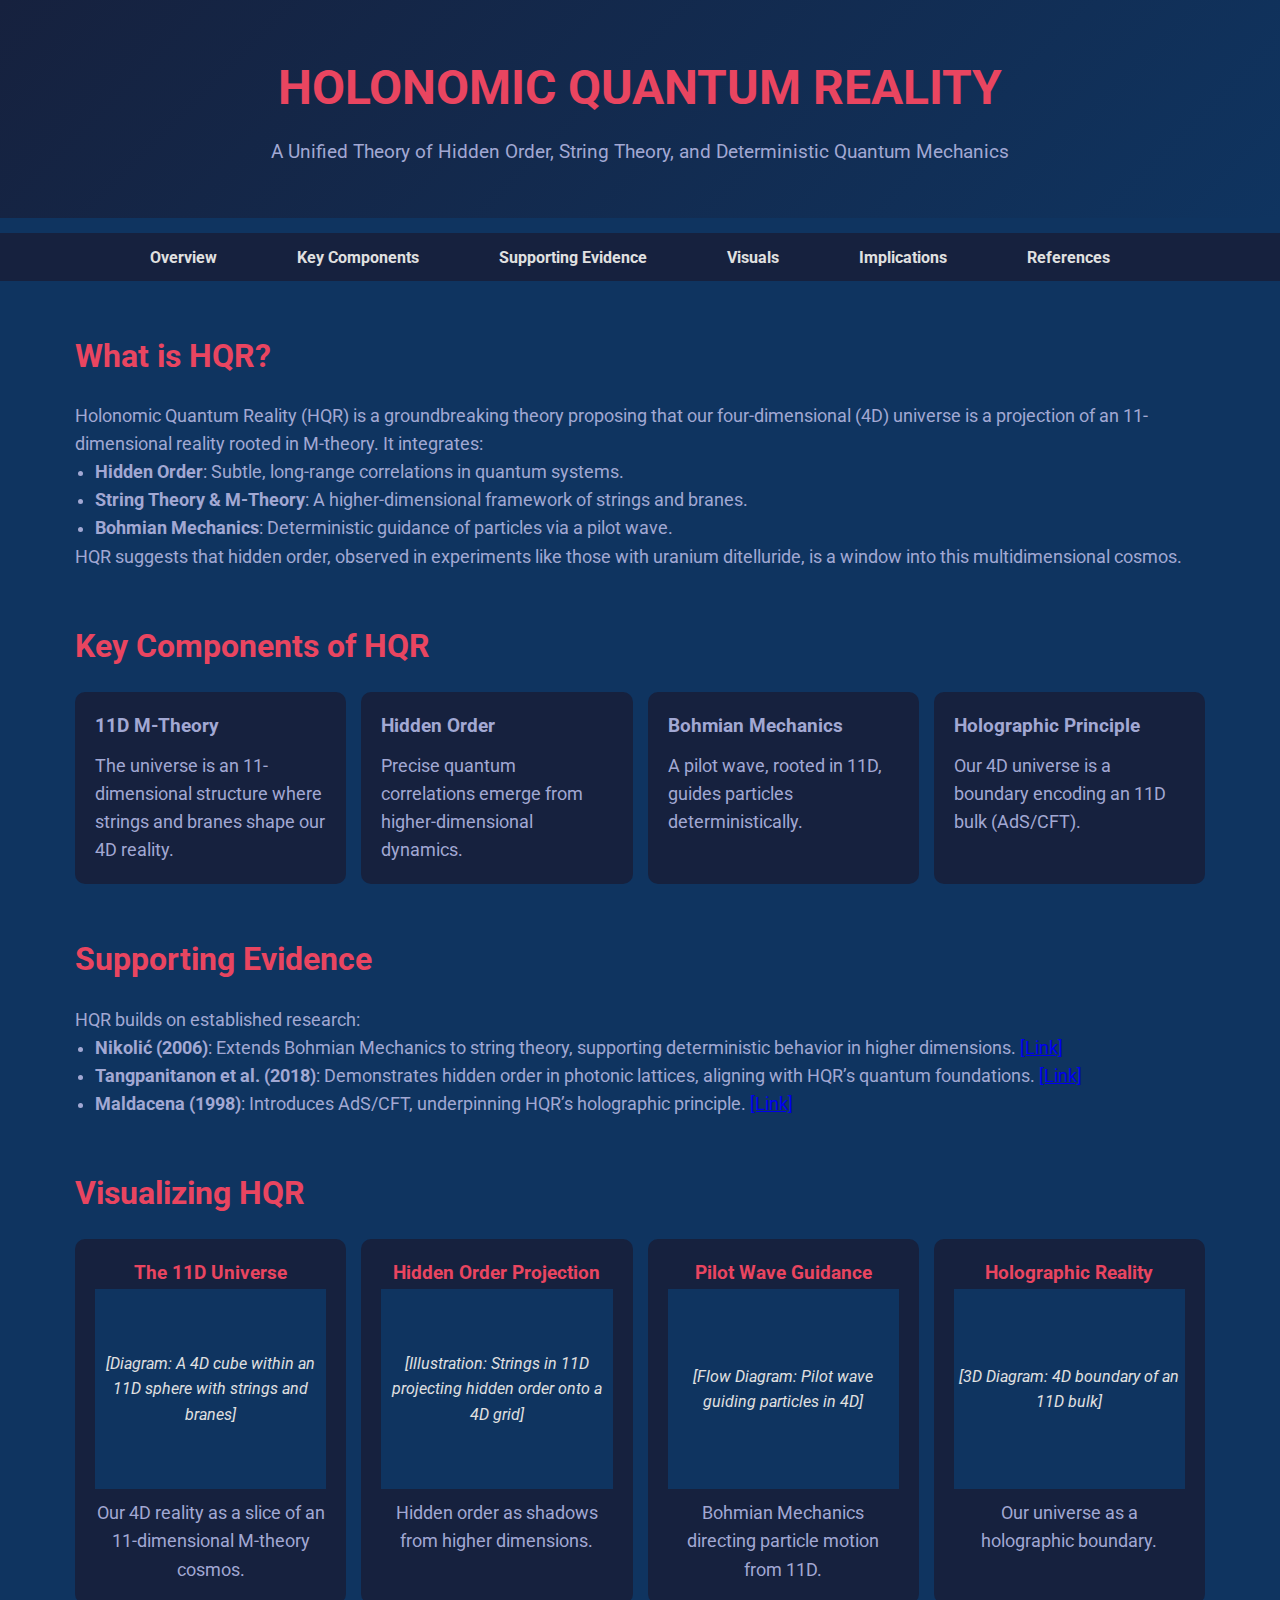
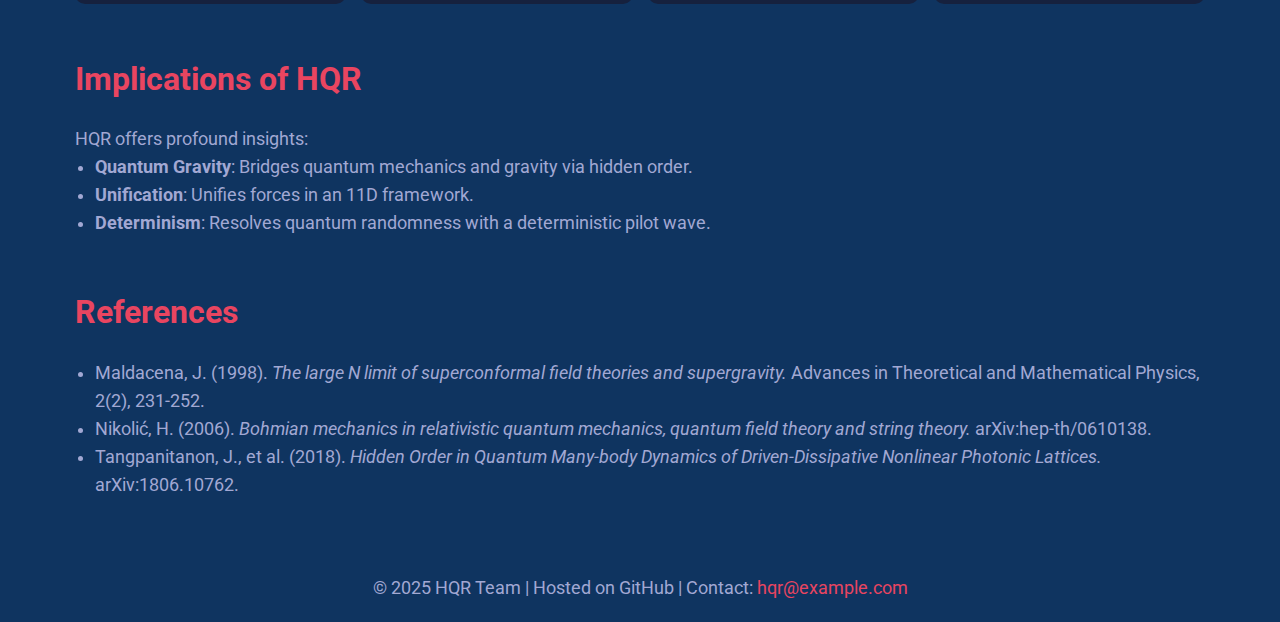
<file: index.html>
<!DOCTYPE html>
<html lang="en">
<head>
    <meta charset="UTF-8">
    <meta name="viewport" content="width=device-width, initial-scale=1.0">
    <title>Holonomic Quantum Reality (HQR)</title>
    <link rel="stylesheet" href="styles.css">
    <link href="https://fonts.googleapis.com/css2?family=Roboto:wght@300;400;700&display=swap" rel="stylesheet">
</head>
<body>
    <!-- Header Section -->
    <header>
        <h1>Holonomic Quantum Reality</h1>
        <p class="subtitle">A Unified Theory of Hidden Order, String Theory, and Deterministic Quantum Mechanics</p>
    </header>

    <!-- Navigation Bar -->
    <nav>
        <ul>
            <li><a href="#overview">Overview</a></li>
            <li><a href="#components">Key Components</a></li>
            <li><a href="#evidence">Supporting Evidence</a></li>
            <li><a href="#visuals">Visuals</a></li>
            <li><a href="#implications">Implications</a></li>
            <li><a href="#references">References</a></li>
        </ul>
    </nav>

    <!-- Main Content -->
    <main>
        <!-- Overview Section -->
        <section id="overview">
            <h2>What is HQR?</h2>
            <p>Holonomic Quantum Reality (HQR) is a groundbreaking theory proposing that our four-dimensional (4D) universe is a projection of an 11-dimensional reality rooted in M-theory. It integrates:</p>
            <ul>
                <li><strong>Hidden Order</strong>: Subtle, long-range correlations in quantum systems.</li>
                <li><strong>String Theory & M-Theory</strong>: A higher-dimensional framework of strings and branes.</li>
                <li><strong>Bohmian Mechanics</strong>: Deterministic guidance of particles via a pilot wave.</li>
            </ul>
            <p>HQR suggests that hidden order, observed in experiments like those with uranium ditelluride, is a window into this multidimensional cosmos.</p>
        </section>

        <!-- Key Components Section -->
        <section id="components">
            <h2>Key Components of HQR</h2>
            <div class="component-grid">
                <div class="component-card">
                    <h3>11D M-Theory</h3>
                    <p>The universe is an 11-dimensional structure where strings and branes shape our 4D reality.</p>
                </div>
                <div class="component-card">
                    <h3>Hidden Order</h3>
                    <p>Precise quantum correlations emerge from higher-dimensional dynamics.</p>
                </div>
                <div class="component-card">
                    <h3>Bohmian Mechanics</h3>
                    <p>A pilot wave, rooted in 11D, guides particles deterministically.</p>
                </div>
                <div class="component-card">
                    <h3>Holographic Principle</h3>
                    <p>Our 4D universe is a boundary encoding an 11D bulk (AdS/CFT).</p>
                </div>
            </div>
        </section>

        <!-- Supporting Evidence Section -->
        <section id="evidence">
            <h2>Supporting Evidence</h2>
            <p>HQR builds on established research:</p>
            <ul>
                <li><strong>Nikolić (2006)</strong>: Extends Bohmian Mechanics to string theory, supporting deterministic behavior in higher dimensions. <a href="https://arxiv.org/pdf/hep-th/0610138" target="_blank">[Link]</a></li>
                <li><strong>Tangpanitanon et al. (2018)</strong>: Demonstrates hidden order in photonic lattices, aligning with HQR’s quantum foundations. <a href="https://arxiv.org/abs/1806.10762" target="_blank">[Link]</a></li>
                <li><strong>Maldacena (1998)</strong>: Introduces AdS/CFT, underpinning HQR’s holographic principle. <a href="https://www.intlpress.com/site/pub/files/_fulltext/journals/atmp/1998/0002/0002/ATMP-1998-0002-0002-a001.pdf" target="_blank">[Link]</a></li>
            </ul>
        </section>

        <!-- Visuals Section -->
        <section id="visuals">
            <h2>Visualizing HQR</h2>
            <div class="visual-grid">
                <div class="visual-card">
                    <h3>The 11D Universe</h3>
                    <!-- Placeholder for Visual 1 -->
                    <div class="visual-placeholder">[Diagram: A 4D cube within an 11D sphere with strings and branes]</div>
                    <p>Our 4D reality as a slice of an 11-dimensional M-theory cosmos.</p>
                </div>
                <div class="visual-card">
                    <h3>Hidden Order Projection</h3>
                    <!-- Placeholder for Visual 2 -->
                    <div class="visual-placeholder">[Illustration: Strings in 11D projecting hidden order onto a 4D grid]</div>
                    <p>Hidden order as shadows from higher dimensions.</p>
                </div>
                <div class="visual-card">
                    <h3>Pilot Wave Guidance</h3>
                    <!-- Placeholder for Visual 3 -->
                    <div class="visual-placeholder">[Flow Diagram: Pilot wave guiding particles in 4D]</div>
                    <p>Bohmian Mechanics directing particle motion from 11D.</p>
                </div>
                <div class="visual-card">
                    <h3>Holographic Reality</h3>
                    <!-- Placeholder for Visual 4 -->
                    <div class="visual-placeholder">[3D Diagram: 4D boundary of an 11D bulk]</div>
                    <p>Our universe as a holographic boundary.</p>
                </div>
            </div>
        </section>

        <!-- Implications Section -->
        <section id="implications">
            <h2>Implications of HQR</h2>
            <p>HQR offers profound insights:</p>
            <ul>
                <li><strong>Quantum Gravity</strong>: Bridges quantum mechanics and gravity via hidden order.</li>
                <li><strong>Unification</strong>: Unifies forces in an 11D framework.</li>
                <li><strong>Determinism</strong>: Resolves quantum randomness with a deterministic pilot wave.</li>
            </ul>
        </section>

        <!-- References Section -->
        <section id="references">
            <h2>References</h2>
            <ul>
                <li>Maldacena, J. (1998). <em>The large N limit of superconformal field theories and supergravity.</em> Advances in Theoretical and Mathematical Physics, 2(2), 231-252.</li>
                <li>Nikolić, H. (2006). <em>Bohmian mechanics in relativistic quantum mechanics, quantum field theory and string theory.</em> arXiv:hep-th/0610138.</li>
                <li>Tangpanitanon, J., et al. (2018). <em>Hidden Order in Quantum Many-body Dynamics of Driven-Dissipative Nonlinear Photonic Lattices.</em> arXiv:1806.10762.</li>
            </ul>
        </section>
    </main>

    <!-- Footer -->
    <footer>
        <p>&copy; 2025 HQR Team | Hosted on GitHub | Contact: <a href="mailto:hqr@example.com">hqr@example.com</a></p>
    </footer>

    <script src="script.js"></script>
</body>
</html>
</file>
<file: styles.css>
/* Reset and General Styling */
* {
    margin: 0;
    padding: 0;
    box-sizing: border-box;
}

body {
    font-family: 'Roboto', sans-serif;
    background-color: #1a1a2e;
    color: #e0e0e0;
    line-height: 1.6;
}

/* Header */
header {
    text-align: center;
    padding: 50px 20px;
    background: linear-gradient(135deg, #16213e 0%, #0f3460 100%);
}

header h1 {
    font-size: 3rem;
    color: #e94560;
    text-transform: uppercase;
}

.subtitle {
    font-size: 1.2rem;
    color: #a2a8d3;
    margin-top: 10px;
}

/* Navigation */
nav {
    background-color: #0f3460;
    padding: 15px 0;
    position: sticky;
    top: 0;
    z-index: 100;
}

nav ul {
    list-style: none;
    display: flex;
    justify-content: center;
    gap: 30px;
}

nav a {
    color: #e0e0e0;
    text-decoration: none;
    font-weight: 700;
    transition: color 0.3s;
}

nav a:hover {
    color: #e94560;
}

/* Main Content */
main {
    max-width: 1200px;
    margin: 0 auto;
    padding: 20px;
}

section {
    margin-bottom: 50px;
}

h2 {
    font-size: 2rem;
    color: #e94560;
    margin-bottom: 20px;
}

p, ul {
    font-size: 1.1rem;
}

ul {
    list-style: disc;
    margin-left: 20px;
}

/* Component Grid */
.component-grid {
    display: grid;
    grid-template-columns: repeat(auto-fit, minmax(250px, 1fr));
    gap: 20px;
}

.component-card {
    background-color: #16213e;
    padding: 20px;
    border-radius: 10px;
    transition: transform 0.3s;
}

.component-card:hover {
    transform: scale(1.05);
}

.component-card h3 {
    color: #a2a8d3;
    margin-bottom: 10px;
}

/* Visuals Section */
.visual-grid {
    display: grid;
    grid-template-columns: repeat(auto-fit, minmax(300px, 1fr));
    gap: 20px;
}

.visual-card {
    background-color: #16213e;
    padding: 20px;
    border-radius: 10px;
    text-align: center;
}

.visual-canvas {
    width: 100%;
    height: 200px;
    background-color: #0f3460;
    border-radius: 5px;
}

.visual-placeholder {
    height: 200px;
    background-color: #0f3460;
    display: flex;
    align-items: center;
    justify-content: center;
    color: #e0e0e0;
    font-style: italic;
    margin-bottom: 10px;
}
.visual-image {
    width: 100%;
    height: 200px;
    object-fit: contain;
    border-radius: 5px;
}
.abstract-section {
    background-color: #16213e;
    padding: 20px;
    border-radius: 10px;
    margin-bottom: 50px;
}

.abstract-section h2 {
    color: #e94560;
    margin-bottom: 15px;
}

.abstract-section p {
    color: #e0e0e0;
    margin-bottom: 15px;
}
}

.mathematical-foundations-section {
    background-color: #16213e;
    padding: 20px;
    border-radius: 10px;
    margin-bottom: 50px;
}

.mathematical-foundations-section h2 {
    color: #e94560;
    margin-bottom: 15px;
}

.mathematical-foundations-section p {
    color: #a2a8d3;
    margin-bottom: 15px;
}

.mathematical-foundations-section ul {
    list-style: disc;
    margin-left: 20px;
    color: #e0e0e0;
}

.mathematical-foundations-section .math-equation {
    color: #e0e0e0;
    font-size: 1.1rem;
    margin: 10px 0;
    text-align: center;
}
.references-section {
    background-color: #16213e;
    padding: 20px;
    border-radius: 10px;
    margin-bottom: 50px;
}

.references-section h2 {
    color: #e94560;
    margin-bottom: 15px;
}

.references-section p {
    color: #a2a8d3;
    margin-bottom: 15px;
}

.references-section ul {
    list-style: disc;
    margin-left: 20px;
    color: #e0e0e0;
}

.references-section a {
    color: #e94560;
    text-decoration: underline;
}

.references-section a:hover {
    color: #a2a8d3;
}
.experiments-section {
    background-color: #16213e;
    padding: 20px;
    border-radius: 10px;
    margin-bottom: 50px;
}

.experiments-section h2 {
    color: #e94560;
    margin-bottom: 15px;
}

.experiments-section p {
    color: #a2a8d3;
    margin-bottom: 15px;
}

.experiment-card {
    background-color: #0f3460;
    padding: 15px;
    border-radius: 5px;
    margin-bottom: 20px;
    border-left: 5px solid #e94560;
}

.experiment-card h3 {
    color: #e94560;
    margin-top: 0;
}

.experiment-card p {
    color: #e0e0e0;
    margin: 10px 0;
}
.tensor-networks-section {
    background-color: #16213e;
    padding: 20px;
    border-radius: 10px;
    margin-bottom: 50px;
}

.tensor-networks-section h2 {
    color: #e94560;
    margin-bottom: 15px;
}

.tensor-networks-section p {
    color: #a2a8d3;
    margin-bottom: 15px;
}

.tensor-networks-section ul {
    list-style: disc;
    margin-left: 20px;
    color: #e0e0e0;
}

.visual-canvas {
    width: 100%;
    height: 200px;
    background-color: #0f3460;
    border-radius: 5px;
    margin: 20px 0;
}
.executive-summary-section {
    background-color: #16213e;
    padding: 20px;
    border-radius: 10px;
    margin-bottom: 50px;
}

.executive-summary-section h2 {
    color: #e94560;
    margin-bottom: 15px;
}

.executive-summary-section p {
    color: #e0e0e0;
    margin-bottom: 15px;
    font-size: 1.1rem;
    line-height: 1.5;
}
/* Reset and Base Styles */
* {
    margin: 0;
    padding: 0;
    box-sizing: border-box;
}

body {
    font-family: 'Roboto', sans-serif;
    background-color: #0f3460;
    color: #e0e0e0;
    line-height: 1.6;
    margin: 0;
}

/* Mobile Navigation */
.mobile-nav {
    background-color: #16213e;
    padding: 10px;
    position: fixed;
    top: 0;
    width: 100%;
    z-index: 1000;
}

.menu-toggle {
    font-size: 24px;
    cursor: pointer;
    color: #e94560;
    padding: 10px;
}

.nav-list {
    list-style: none;
    display: none;
    flex-direction: column;
}

.nav-list.active {
    display: flex;
}

.nav-list li a {
    color: #e0e0e0;
    text-decoration: none;
    padding: 15px;
    display: block;
    font-size: 16px;
}

.nav-list li a:hover {
    background-color: #0f3460;
    color: #a2a8d3;
}

/* General Sections */
section {
    padding: 15px;
    margin-bottom: 20px;
}

h1, h2, h3 {
    color: #e94560;
}

p, ul {
    color: #a2a8d3;
}

/* Responsive Layout */
@media screen and (min-width: 768px) {
    .mobile-nav {
        display: none;
    }

    nav ul {
        display: flex;
        list-style: none;
        background-color: #16213e;
        padding: 10px 0;
        margin: 0;
    }

    nav ul li {
        margin-right: 20px;
    }

    nav ul li a {
        color: #e0e0e0;
        text-decoration: none;
        font-size: 16px;
        padding: 10px 15px;
    }

    nav ul li a:hover {
        background-color: #0f3460;
        color: #a2a8d3;
    }

    .visual-grid, .component-grid {
        display: grid;
        grid-template-columns: repeat(auto-fit, minmax(250px, 1fr));
        gap: 20px;
    }

    .visual-card, .component-card, .experiment-card {
        padding: 20px;
    }
}

/* Mobile-Specific Styles */
@media screen and (max-width: 767px) {
    body {
        font-size: 14px;
    }

    h1 {
        font-size: 1.5rem;
    }

    h2 {
        font-size: 1.2rem;
    }

    h3 {
        font-size: 1rem;
    }

    .visual-canvas, .cube-placeholder {
        height: 150px;
    }

    .visual-image {
        width: 100%;
        height: auto;
    }

    .experiment-card, .component-card, .visual-card {
        padding: 10px;
    }

    .download-button {
        padding: 8px 12px;
        font-size: 12px;
    }
}

/* Touch-Friendly Elements */
input[type="range"] {
    width: 100%;
    margin: 10px 0;
    -webkit-appearance: none;
    height: 10px;
    background: #16213e;
    outline: none;
    border-radius: 5px;
}

input[type="range"]::-webkit-slider-thumb {
    -webkit-appearance: none;
    appearance: none;
    width: 20px;
    height: 20px;
    background: #e94560;
    border-radius: 50%;
    cursor: pointer;
}

input[type="range"]:focus {
    outline: none;
}

/* Section-Specific Styles (Updated for Mobile) */
.executive-summary-section, .abstract-section, .key-points-section, .components-section, .mathematical-foundations-section, .evidence-section, .visuals-section, .implications-section, .experiments-section, .references-section, .comments-section, .tensor-networks-section {
    padding: 15px;
    margin-bottom: 20px;
    border-radius: 10px;
}

.visual-grid, .component-grid {
    display: flex;
    flex-wrap: wrap;
    gap: 15px;
}

.visual-card, .component-card, .experiment-card {
    flex: 1;
    min-width: 200px;
}

/* Performance Optimization */
img[loading="lazy"] {
    opacity: 0;
    transition: opacity 0.5s ease-in-out;
}

img[loading="lazy"]:loaded {
    opacity: 1;
}

/* Accessibility */
@media (prefers-reduced-motion: reduce) {
    .visual-canvas, .cube-placeholder {
        animation: none !important;
    }
}
/* Footer */
footer {
    text-align: center;
    padding: 20px;
    background-color: #0f3460;
    color: #a2a8d3;
}

footer a {
    color: #e94560;
    text-decoration: none;
}

/* Responsive Design */
@media (max-width: 768px) {
    nav ul {
        flex-direction: column;
        align-items: center;
        gap: 15px;
    }

    header h1 {
        font-size: 2rem;
    }

    .subtitle {
        font-size: 1rem;
    }
}
</file>
